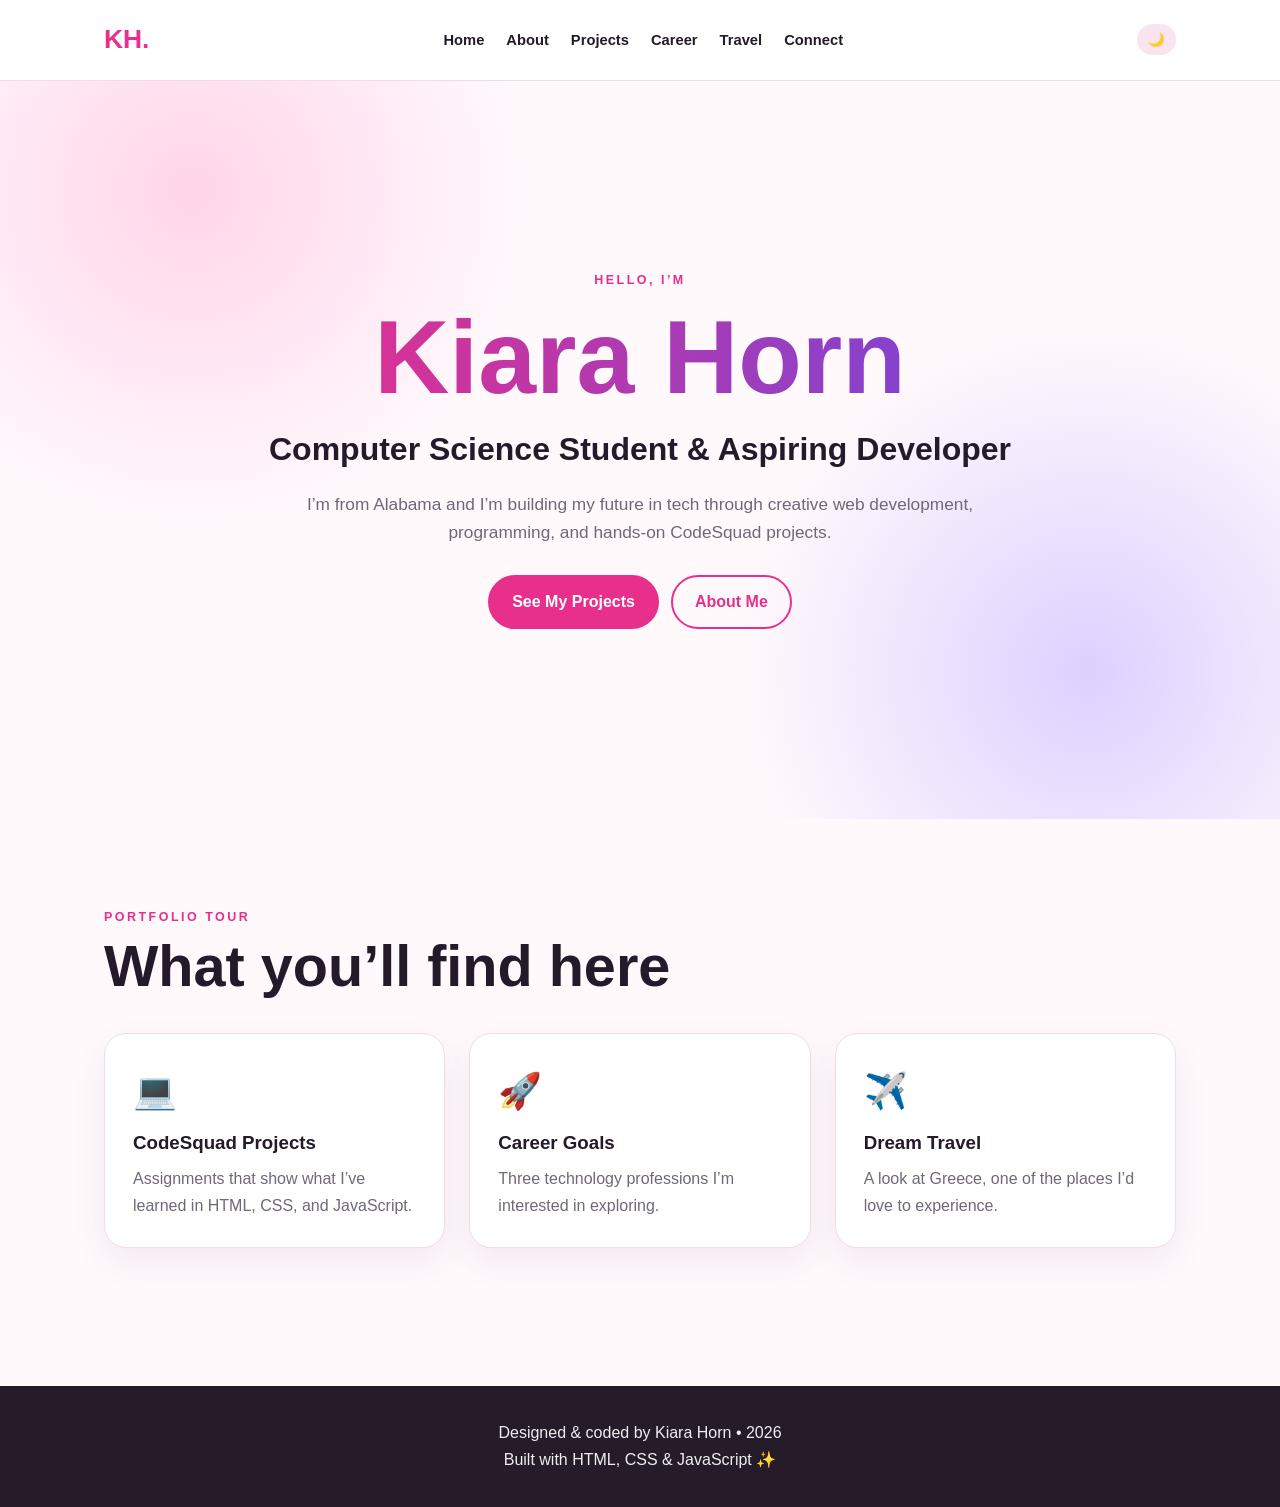
<file: index.html>
<!doctype html><html lang="en"><head><meta charset="utf-8"><meta name="viewport" content="width=device-width,initial-scale=1"><title>Kiara Horn | Portfolio</title><link rel="stylesheet" href="css/style.css"></head><body><header><nav><a class="logo" href="index.html">KH.</a><button class="menu" id="menu" aria-label="Open menu">☰</button><ul class="navlinks" id="navlinks"><li><a href="index.html">Home</a></li><li><a href="about.html">About</a></li><li><a href="projects.html">Projects</a></li><li><a href="career.html">Career</a></li><li><a href="travel.html">Travel</a></li><li><a href="contact.html">Connect</a></li></ul><button id="theme" aria-label="Toggle dark mode">🌙</button></nav></header>
<main><section class="hero"><div class="hero-inner"><p class="eyebrow">Hello, I’m</p><h1>Kiara Horn</h1><h2>Computer Science Student & Aspiring Developer</h2><p class="lead">I’m from Alabama and I’m building my future in tech through creative web development, programming, and hands-on CodeSquad projects.</p><div class="actions"><a class="btn primary" href="projects.html">See My Projects</a><a class="btn secondary" href="about.html">About Me</a></div></div></section><section class="wrap"><div class="section-head"><p class="eyebrow">Portfolio Tour</p><h2>What you’ll find here</h2></div><div class="grid"><div class="card"><div class="icon">💻</div><h3>CodeSquad Projects</h3><p>Assignments that show what I’ve learned in HTML, CSS, and JavaScript.</p></div><div class="card"><div class="icon">🚀</div><h3>Career Goals</h3><p>Three technology professions I’m interested in exploring.</p></div><div class="card"><div class="icon">✈️</div><h3>Dream Travel</h3><p>A look at Greece, one of the places I’d love to experience.</p></div></div></section></main><footer class="footer"><p>Designed & coded by Kiara Horn • 2026</p><p>Built with HTML, CSS & JavaScript ✨</p></footer><script src="js/script.js"></script></body></html>
</file>
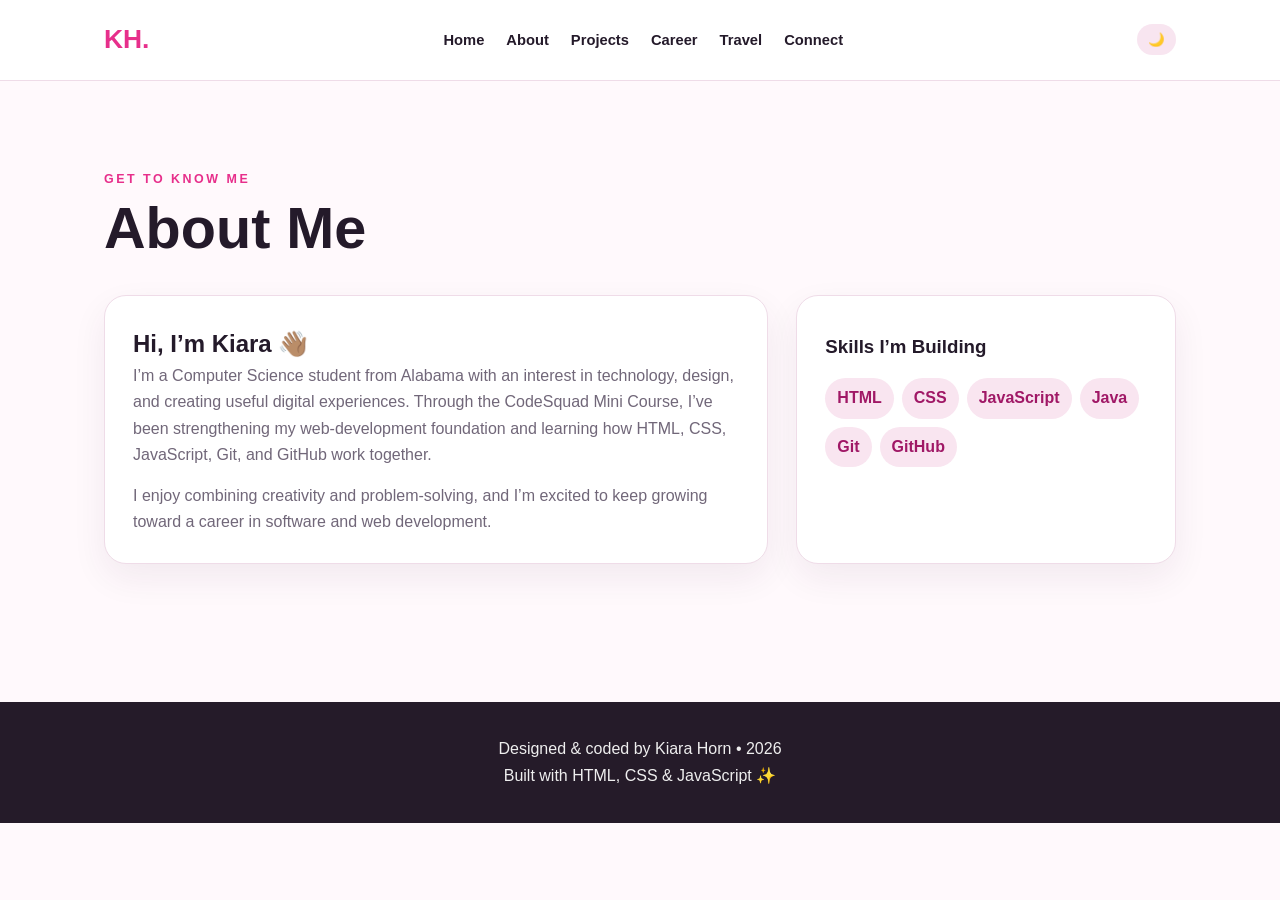
<file: about.html>
<!doctype html><html lang="en"><head><meta charset="utf-8"><meta name="viewport" content="width=device-width,initial-scale=1"><title>About | Kiara Horn</title><link rel="stylesheet" href="css/style.css"></head><body><header><nav><a class="logo" href="index.html">KH.</a><button class="menu" id="menu" aria-label="Open menu">☰</button><ul class="navlinks" id="navlinks"><li><a href="index.html">Home</a></li><li><a href="about.html">About</a></li><li><a href="projects.html">Projects</a></li><li><a href="career.html">Career</a></li><li><a href="travel.html">Travel</a></li><li><a href="contact.html">Connect</a></li></ul><button id="theme" aria-label="Toggle dark mode">🌙</button></nav></header>
<main><section class="wrap"><div class="section-head"><p class="eyebrow">Get to know me</p><h1>About Me</h1></div><div class="about"><div class="card"><h2>Hi, I’m Kiara 👋🏽</h2><p>I’m a Computer Science student from Alabama with an interest in technology, design, and creating useful digital experiences. Through the CodeSquad Mini Course, I’ve been strengthening my web-development foundation and learning how HTML, CSS, JavaScript, Git, and GitHub work together.</p><p style="margin-top:14px">I enjoy combining creativity and problem-solving, and I’m excited to keep growing toward a career in software and web development.</p></div><div class="card"><h3>Skills I’m Building</h3><div class="skills"><span>HTML</span><span>CSS</span><span>JavaScript</span><span>Java</span><span>Git</span><span>GitHub</span></div></div></div></section></main><footer class="footer"><p>Designed & coded by Kiara Horn • 2026</p><p>Built with HTML, CSS & JavaScript ✨</p></footer><script src="js/script.js"></script></body></html>
</file>
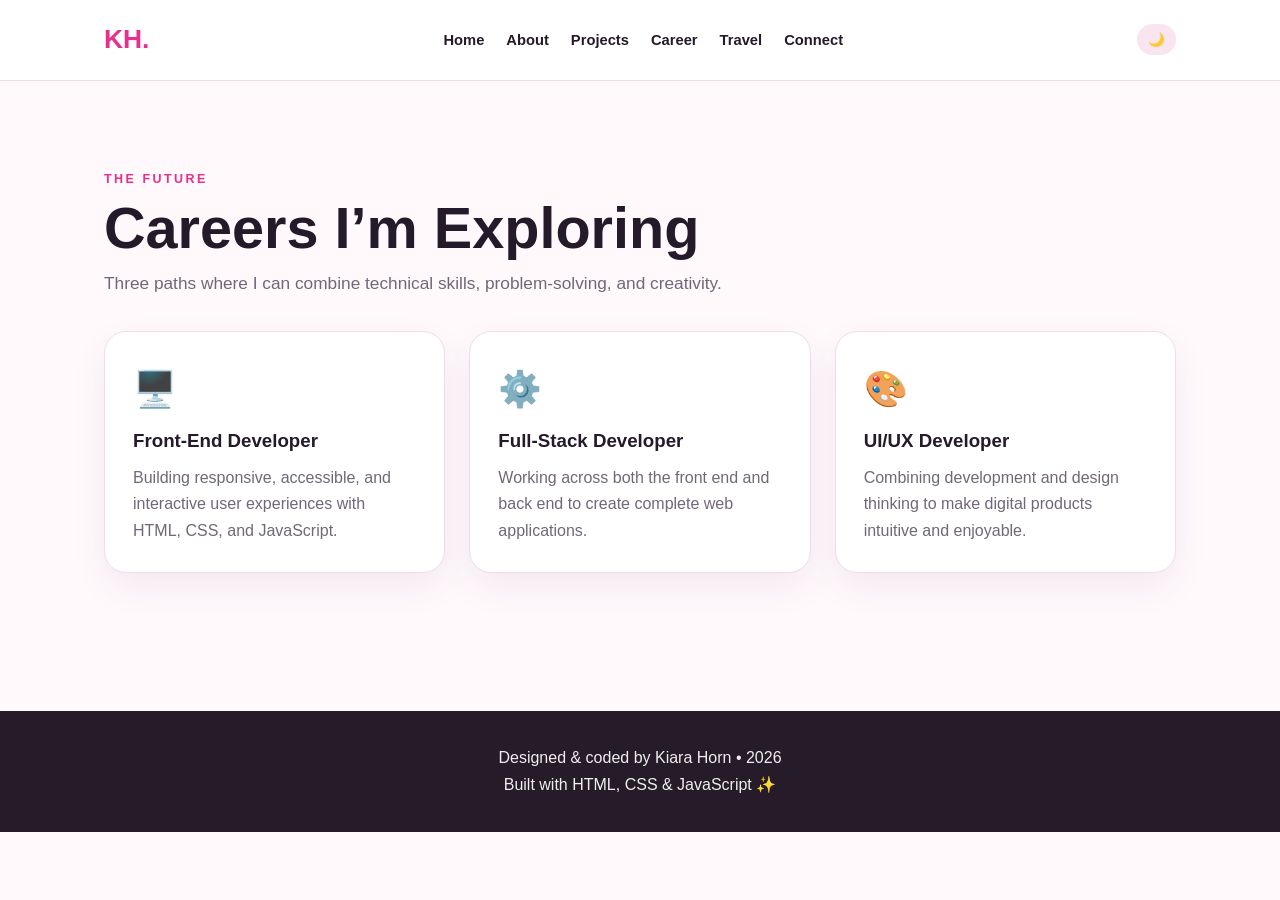
<file: career.html>
<!doctype html><html lang="en"><head><meta charset="utf-8"><meta name="viewport" content="width=device-width,initial-scale=1"><title>Career | Kiara Horn</title><link rel="stylesheet" href="css/style.css"></head><body><header><nav><a class="logo" href="index.html">KH.</a><button class="menu" id="menu" aria-label="Open menu">☰</button><ul class="navlinks" id="navlinks"><li><a href="index.html">Home</a></li><li><a href="about.html">About</a></li><li><a href="projects.html">Projects</a></li><li><a href="career.html">Career</a></li><li><a href="travel.html">Travel</a></li><li><a href="contact.html">Connect</a></li></ul><button id="theme" aria-label="Toggle dark mode">🌙</button></nav></header>
<main><section class="wrap"><div class="section-head"><p class="eyebrow">The future</p><h1>Careers I’m Exploring</h1><p class="lead" style="margin:0">Three paths where I can combine technical skills, problem-solving, and creativity.</p></div><div class="grid"><div class="card"><div class="icon">🖥️</div><h3>Front-End Developer</h3><p>Building responsive, accessible, and interactive user experiences with HTML, CSS, and JavaScript.</p></div><div class="card"><div class="icon">⚙️</div><h3>Full-Stack Developer</h3><p>Working across both the front end and back end to create complete web applications.</p></div><div class="card"><div class="icon">🎨</div><h3>UI/UX Developer</h3><p>Combining development and design thinking to make digital products intuitive and enjoyable.</p></div></div></section></main><footer class="footer"><p>Designed & coded by Kiara Horn • 2026</p><p>Built with HTML, CSS & JavaScript ✨</p></footer><script src="js/script.js"></script></body></html>
</file>
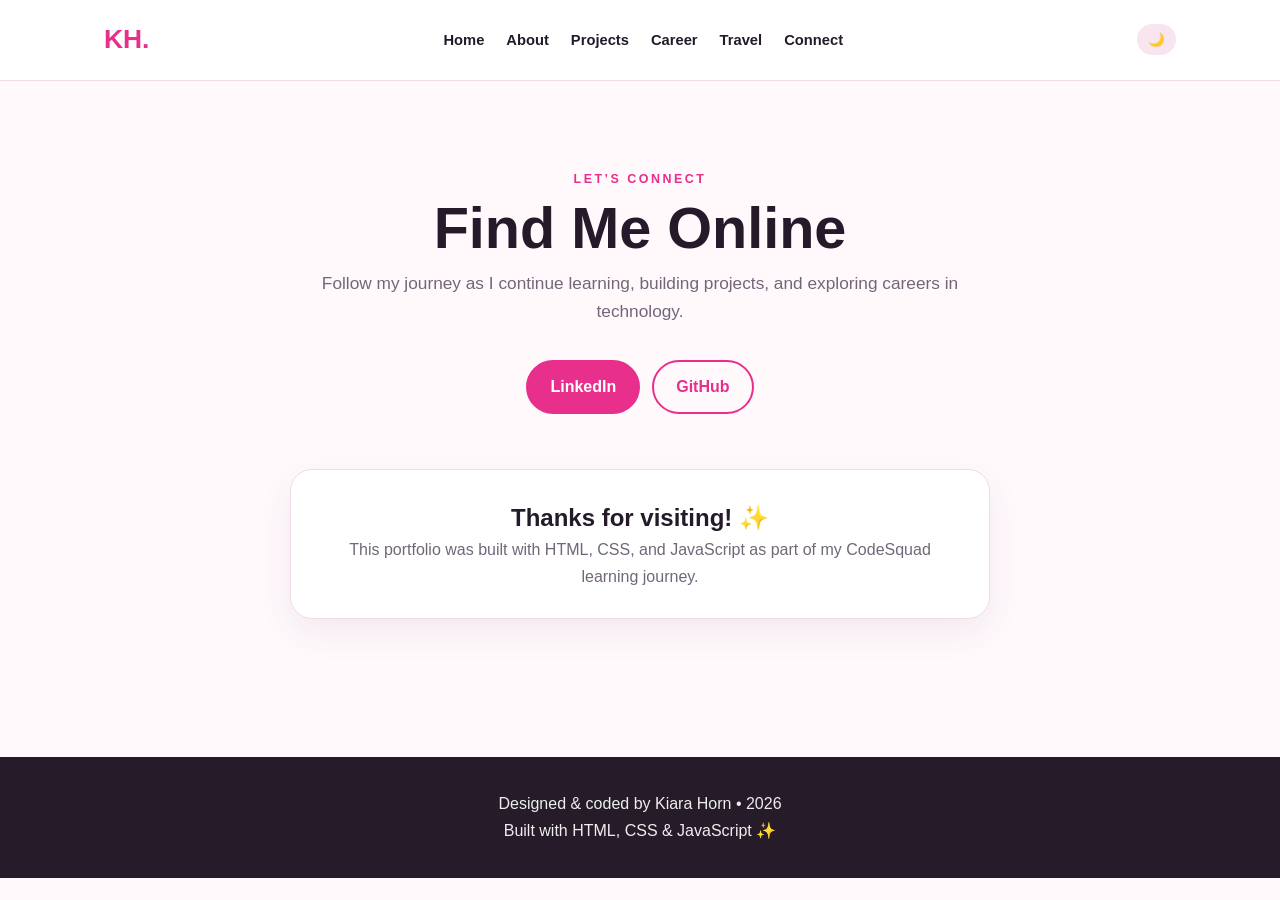
<file: contact.html>
<!doctype html><html lang="en"><head><meta charset="utf-8"><meta name="viewport" content="width=device-width,initial-scale=1"><title>Connect | Kiara Horn</title><link rel="stylesheet" href="css/style.css"></head><body><header><nav><a class="logo" href="index.html">KH.</a><button class="menu" id="menu" aria-label="Open menu">☰</button><ul class="navlinks" id="navlinks"><li><a href="index.html">Home</a></li><li><a href="about.html">About</a></li><li><a href="projects.html">Projects</a></li><li><a href="career.html">Career</a></li><li><a href="travel.html">Travel</a></li><li><a href="contact.html">Connect</a></li></ul><button id="theme" aria-label="Toggle dark mode">🌙</button></nav></header>
<main><section class="wrap" style="text-align:center"><div class="section-head"><p class="eyebrow">Let’s connect</p><h1>Find Me Online</h1><p class="lead">Follow my journey as I continue learning, building projects, and exploring careers in technology.</p></div><div class="actions"><a class="btn primary" href="https://linkedin.com/in/KiaraHorn" target="_blank" rel="noopener">LinkedIn</a><a class="btn secondary" href="https://github.com/kmhorn92-design/codesquad" target="_blank" rel="noopener">GitHub</a></div><div class="card" style="max-width:700px;margin:55px auto 0"><h2>Thanks for visiting! ✨</h2><p>This portfolio was built with HTML, CSS, and JavaScript as part of my CodeSquad learning journey.</p></div></section></main><footer class="footer"><p>Designed & coded by Kiara Horn • 2026</p><p>Built with HTML, CSS & JavaScript ✨</p></footer><script src="js/script.js"></script></body></html>
</file>
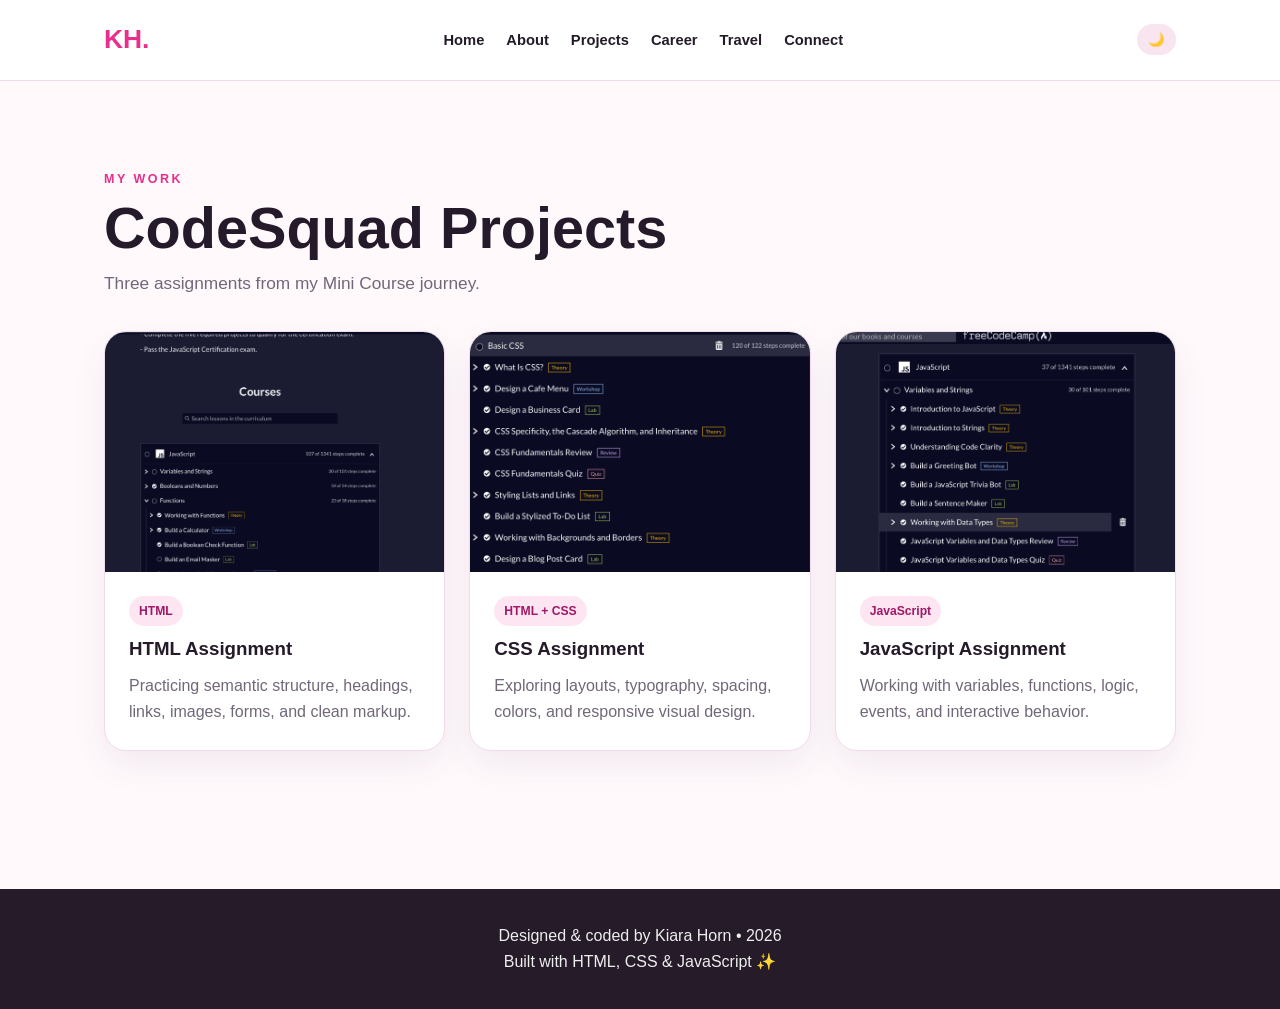
<file: projects.html>
<!doctype html><html lang="en"><head><meta charset="utf-8"><meta name="viewport" content="width=device-width,initial-scale=1"><title>Projects | Kiara Horn</title><link rel="stylesheet" href="css/style.css"></head><body><header><nav><a class="logo" href="index.html">KH.</a><button class="menu" id="menu" aria-label="Open menu">☰</button><ul class="navlinks" id="navlinks"><li><a href="index.html">Home</a></li><li><a href="about.html">About</a></li><li><a href="projects.html">Projects</a></li><li><a href="career.html">Career</a></li><li><a href="travel.html">Travel</a></li><li><a href="contact.html">Connect</a></li></ul><button id="theme" aria-label="Toggle dark mode">🌙</button></nav></header>
<main><section class="wrap"><div class="section-head"><p class="eyebrow">My work</p><h1>CodeSquad Projects</h1><p class="lead" style="margin:0">Three assignments from my Mini Course journey.</p></div><div class="grid"><article class="card project-card"><img src="images/assignment1.png" alt="CodeSquad HTML assignment screenshot"><div class="project-copy"><span class="tag">HTML</span><h3>HTML Assignment</h3><p>Practicing semantic structure, headings, links, images, forms, and clean markup.</p></div></article><article class="card project-card"><img src="images/assignment2.png" alt="CodeSquad CSS assignment screenshot"><div class="project-copy"><span class="tag">HTML + CSS</span><h3>CSS Assignment</h3><p>Exploring layouts, typography, spacing, colors, and responsive visual design.</p></div></article><article class="card project-card"><img src="images/assignment3.png" alt="CodeSquad JavaScript assignment screenshot"><div class="project-copy"><span class="tag">JavaScript</span><h3>JavaScript Assignment</h3><p>Working with variables, functions, logic, events, and interactive behavior.</p></div></article></div></section></main><footer class="footer"><p>Designed & coded by Kiara Horn • 2026</p><p>Built with HTML, CSS & JavaScript ✨</p></footer><script src="js/script.js"></script></body></html>
</file>
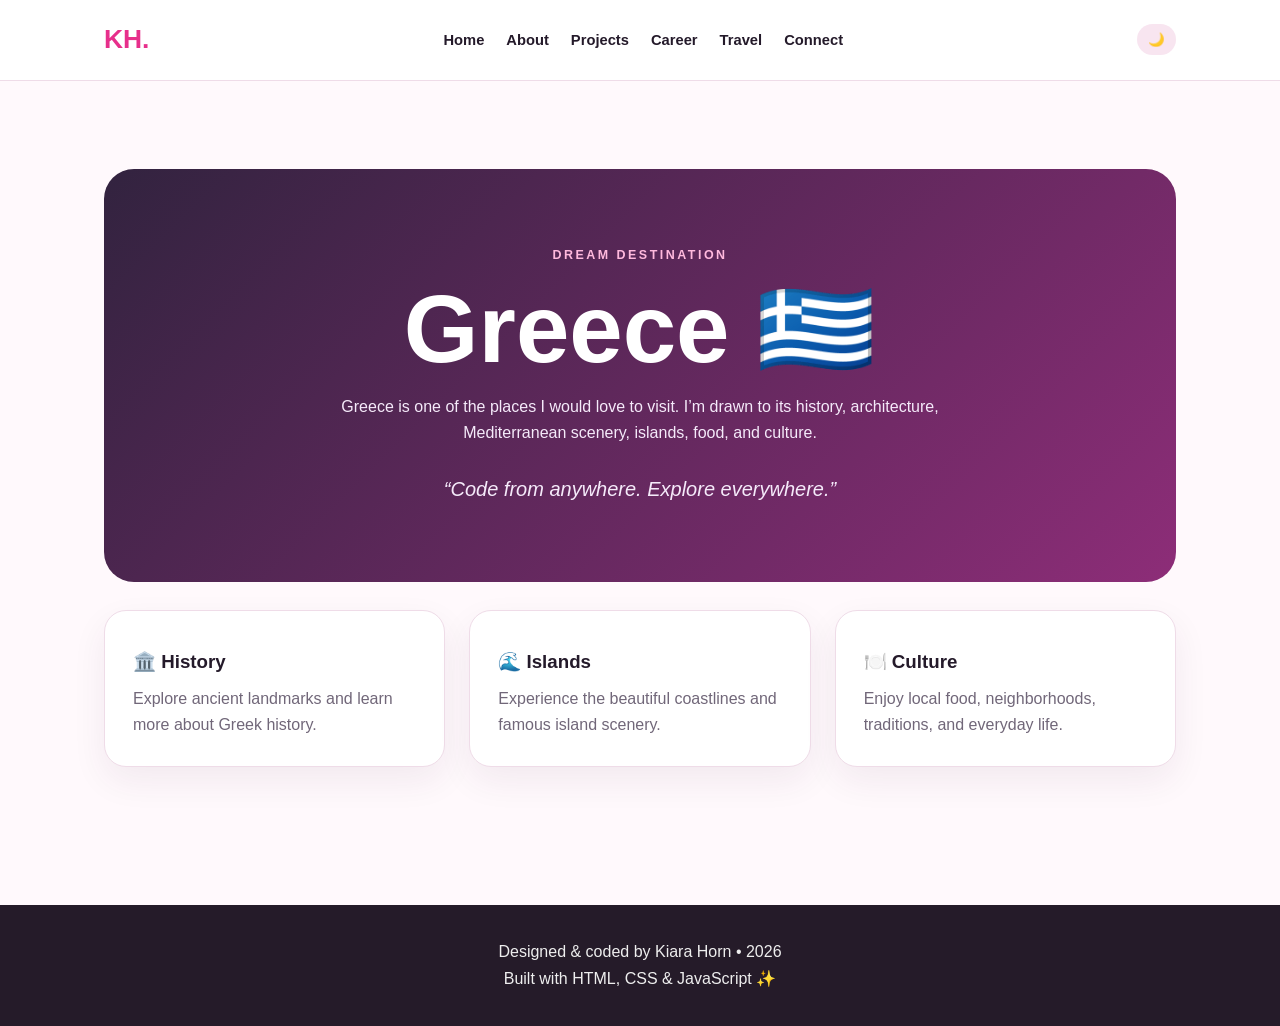
<file: travel.html>
<!doctype html><html lang="en"><head><meta charset="utf-8"><meta name="viewport" content="width=device-width,initial-scale=1"><title>Travel | Kiara Horn</title><link rel="stylesheet" href="css/style.css"></head><body><header><nav><a class="logo" href="index.html">KH.</a><button class="menu" id="menu" aria-label="Open menu">☰</button><ul class="navlinks" id="navlinks"><li><a href="index.html">Home</a></li><li><a href="about.html">About</a></li><li><a href="projects.html">Projects</a></li><li><a href="career.html">Career</a></li><li><a href="travel.html">Travel</a></li><li><a href="contact.html">Connect</a></li></ul><button id="theme" aria-label="Toggle dark mode">🌙</button></nav></header>
<main><section class="wrap"><div class="travel"><p class="eyebrow" style="color:#ffb9dd">Dream destination</p><h1 style="font-size:clamp(3rem,8vw,6rem);line-height:1.05;margin:14px 0">Greece 🇬🇷</h1><p>Greece is one of the places I would love to visit. I’m drawn to its history, architecture, Mediterranean scenery, islands, food, and culture.</p><p style="font-size:1.25rem;font-style:italic;margin-top:26px">“Code from anywhere. Explore everywhere.”</p></div><div class="grid" style="margin-top:28px"><div class="card"><h3>🏛️ History</h3><p>Explore ancient landmarks and learn more about Greek history.</p></div><div class="card"><h3>🌊 Islands</h3><p>Experience the beautiful coastlines and famous island scenery.</p></div><div class="card"><h3>🍽️ Culture</h3><p>Enjoy local food, neighborhoods, traditions, and everyday life.</p></div></div></section></main><footer class="footer"><p>Designed & coded by Kiara Horn • 2026</p><p>Built with HTML, CSS & JavaScript ✨</p></footer><script src="js/script.js"></script></body></html>
</file>
<file: css/style.css>
:root{--pink:#e72f8b;--purple:#7545d8;--ink:#241a2a;--muted:#716779;--paper:#fff9fc;--card:#fff;--line:#efdce8}*{box-sizing:border-box;margin:0;padding:0}html{scroll-behavior:smooth}body{font-family:Arial,Helvetica,sans-serif;background:var(--paper);color:var(--ink);line-height:1.65}header{position:sticky;top:0;z-index:10;background:rgba(255,255,255,.94);border-bottom:1px solid var(--line);backdrop-filter:blur(10px)}nav{max-width:1120px;margin:auto;padding:18px 24px;display:flex;align-items:center;justify-content:space-between}.logo{font-size:1.65rem;font-weight:900;color:var(--pink);text-decoration:none}.navlinks{display:flex;gap:22px;list-style:none}.navlinks a{color:var(--ink);text-decoration:none;font-weight:700;font-size:.92rem}.navlinks a:hover,.navlinks a.active{color:var(--pink)}#theme{border:0;background:#f8e5f0;border-radius:999px;padding:8px 11px;cursor:pointer}.wrap{max-width:1120px;margin:auto;padding:88px 24px}.hero{min-height:82vh;display:grid;place-items:center;text-align:center;background:radial-gradient(circle at 15% 15%,#ffd5e9 0,transparent 27%),radial-gradient(circle at 85% 80%,#ded0ff 0,transparent 28%)}.hero-inner{max-width:800px;padding:80px 24px}.eyebrow{color:var(--pink);font-size:.78rem;font-weight:900;letter-spacing:.2em;text-transform:uppercase}.hero h1,.page-title{font-size:clamp(3.3rem,9vw,6.5rem);line-height:1;margin:14px 0;background:linear-gradient(90deg,var(--pink),var(--purple));-webkit-background-clip:text;color:transparent}.hero h2{font-size:clamp(1.25rem,3vw,2rem);margin-bottom:14px}.lead{color:var(--muted);font-size:1.08rem;max-width:720px;margin:0 auto}.actions{display:flex;gap:12px;justify-content:center;flex-wrap:wrap;margin-top:28px}.btn{display:inline-block;text-decoration:none;font-weight:800;border-radius:999px;padding:12px 22px;border:2px solid var(--pink)}.btn.primary{background:var(--pink);color:white}.btn.secondary{color:var(--pink)}.btn:hover{transform:translateY(-2px)}.section-head{margin-bottom:34px}.section-head h1,.section-head h2{font-size:clamp(2.2rem,5vw,3.6rem);line-height:1.1;margin:8px 0}.grid{display:grid;grid-template-columns:repeat(3,1fr);gap:24px}.card{background:var(--card);border:1px solid var(--line);border-radius:22px;padding:28px;box-shadow:0 14px 35px rgba(70,30,70,.07)}.card h3{margin:8px 0}.card p{color:var(--muted)}.project-card{overflow:hidden;padding:0}.project-card img{width:100%;height:240px;object-fit:cover;background:#f1e8ef;display:block}.project-copy{padding:24px}.tag{display:inline-block;color:#a01866;background:#fde6f2;border-radius:999px;padding:5px 10px;font-size:.76rem;font-weight:900}.about{display:grid;grid-template-columns:1.4fr .8fr;gap:28px}.skills{display:flex;gap:8px;flex-wrap:wrap;margin-top:16px}.skills span{background:#f9e5f0;color:#a01866;padding:7px 12px;border-radius:999px;font-weight:800}.icon{font-size:2.2rem}.travel{background:linear-gradient(135deg,#32233f,#8d2d78);color:white;text-align:center;border-radius:30px;padding:64px 28px}.travel p{color:#f5eafa;max-width:700px;margin:12px auto}.checklist{max-width:760px;margin:auto}.checklist .card{margin-bottom:14px}.footer{text-align:center;background:#251b29;color:#eee;padding:34px 20px;margin-top:50px}.dark{--paper:#18131c;--card:#251e2a;--ink:#f8f1f7;--muted:#c9bdca;--line:#3d3041}.dark header{background:rgba(30,24,34,.95)}.dark #theme{background:#392b40}.menu{display:none;border:0;background:transparent;font-size:1.4rem;color:var(--ink)}@media(max-width:820px){.grid,.about{grid-template-columns:1fr}.menu{display:block}.navlinks{display:none;position:absolute;left:0;right:0;top:68px;background:var(--card);padding:22px;flex-direction:column;border-bottom:1px solid var(--line)}.navlinks.open{display:flex}.hero{min-height:75vh}.project-card img{height:210px}}
</file>
